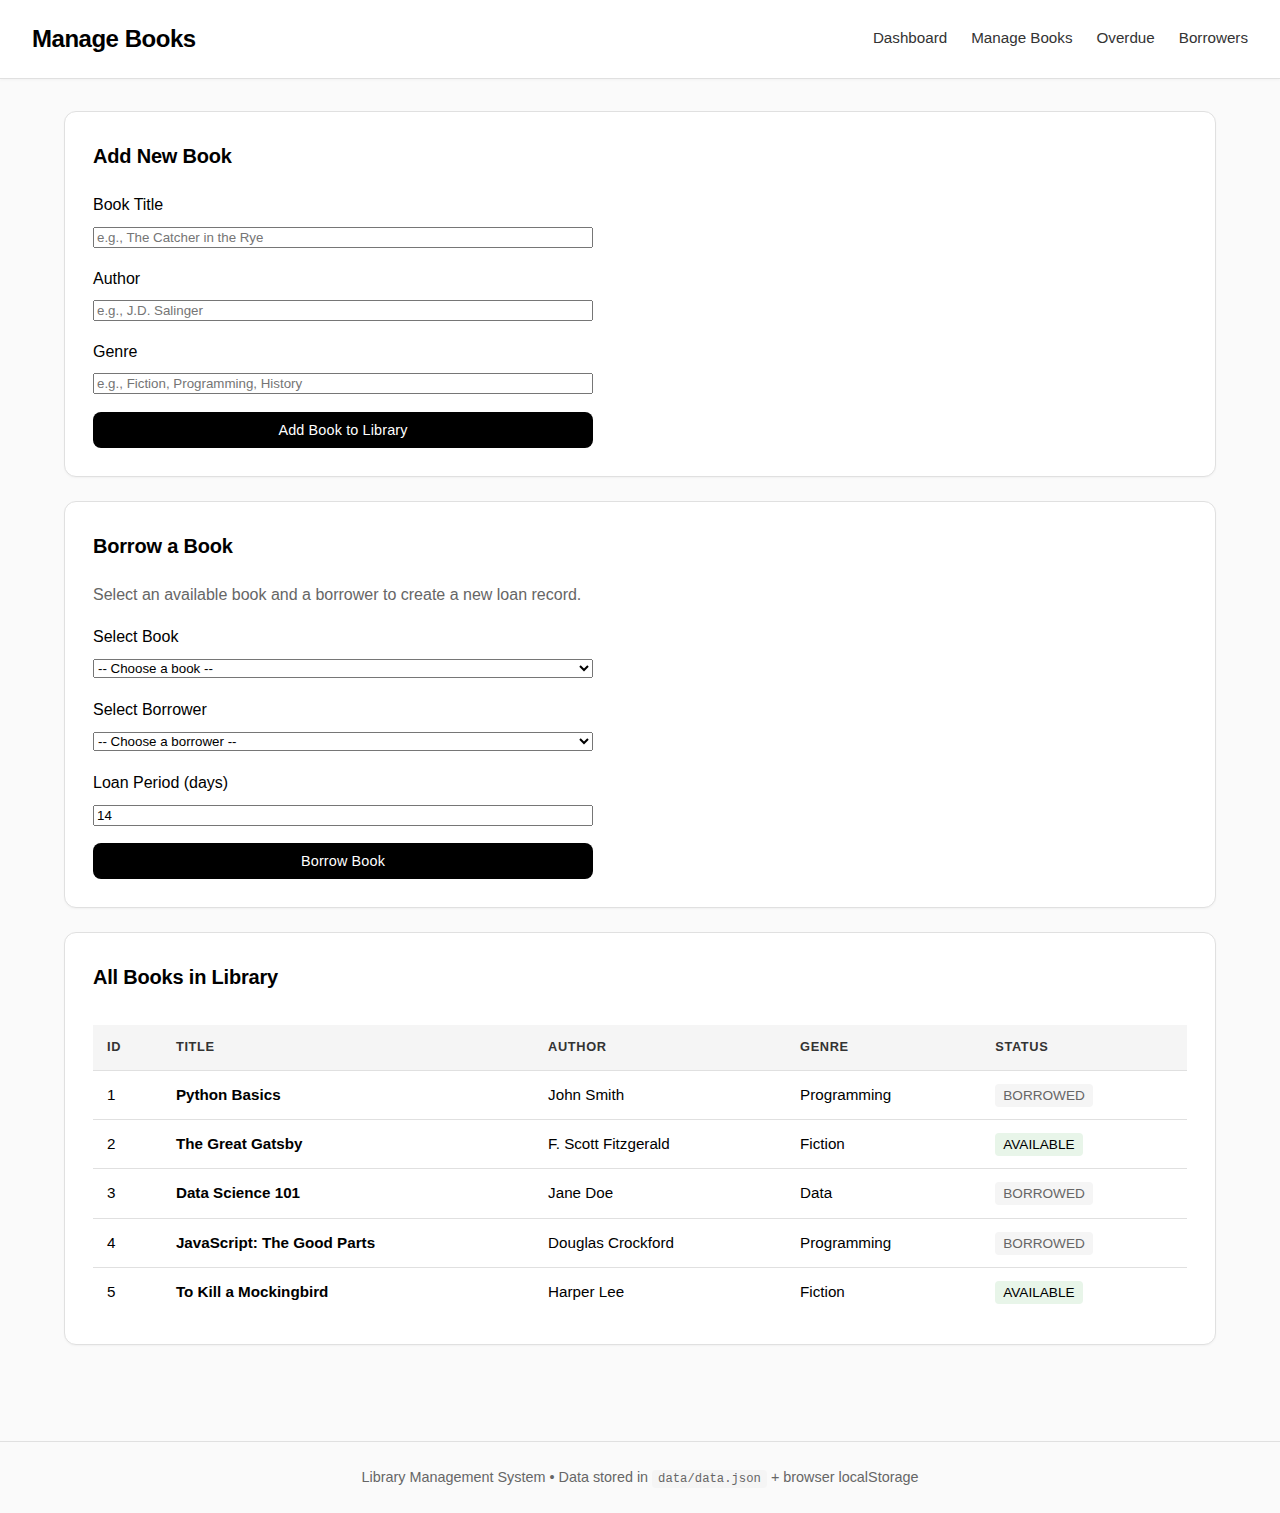
<file: LMA/books.html>
<!doctype html>
<html lang="en">
<head>
  <meta charset="utf-8" />
  <meta name="viewport" content="width=device-width,initial-scale=1" />
  <title>Manage Books | Library Management</title>
  <link rel="stylesheet" href="css/styles.css" />
</head>
<body>
  <header>
    <h1>Manage Books</h1>
    <nav>
      <a href="index.html">Dashboard</a>
      <a href="books.html">Manage Books</a>
      <a href="overdue.html">Overdue</a>
      <a href="borrowers.html">Borrowers</a>
    </nav>
  </header>

  <main>
    <!-- Add New Book -->
    <section class="panel">
      <h2>Add New Book</h2>
      <form id="addBookForm" onsubmit="handleAddBook(event)" style="display: grid; gap: 16px; max-width: 500px;">
        <div>
          <label for="bookTitle" style="display: block; margin-bottom: 6px; font-weight: 500;">Book Title</label>
          <input type="text" id="bookTitle" required placeholder="e.g., The Catcher in the Rye" style="width: 100%;" />
        </div>
        <div>
          <label for="bookAuthor" style="display: block; margin-bottom: 6px; font-weight: 500;">Author</label>
          <input type="text" id="bookAuthor" required placeholder="e.g., J.D. Salinger" style="width: 100%;" />
        </div>
        <div>
          <label for="bookGenre" style="display: block; margin-bottom: 6px; font-weight: 500;">Genre</label>
          <input type="text" id="bookGenre" required placeholder="e.g., Fiction, Programming, History" style="width: 100%;" />
        </div>
        <button type="submit">Add Book to Library</button>
      </form>
    </section>

    <!-- Borrow a Book -->
    <section class="panel">
      <h2>Borrow a Book</h2>
      <p style="color: #666; margin-bottom: 16px;">Select an available book and a borrower to create a new loan record.</p>
      
      <form id="borrowBookForm" onsubmit="handleBorrowBook(event)" style="display: grid; gap: 16px; max-width: 500px;">
        <div>
          <label for="selectBook" style="display: block; margin-bottom: 6px; font-weight: 500;">Select Book</label>
          <select id="selectBook" required style="width: 100%;">
            <option value="">-- Choose a book --</option>
          </select>
        </div>
        <div>
          <label for="selectBorrower" style="display: block; margin-bottom: 6px; font-weight: 500;">Select Borrower</label>
          <select id="selectBorrower" required style="width: 100%;">
            <option value="">-- Choose a borrower --</option>
          </select>
        </div>
        <div>
          <label for="loanDays" style="display: block; margin-bottom: 6px; font-weight: 500;">Loan Period (days)</label>
          <input type="number" id="loanDays" value="14" min="1" max="90" style="width: 100%;" />
        </div>
        <button type="submit">Borrow Book</button>
      </form>
    </section>

    <!-- All Books List -->
    <section class="panel">
      <h2>All Books in Library</h2>
      <div id="allBooksList"></div>
    </section>
  </main>

  <footer>
    <small>Library Management System • Data stored in <code>data/data.json</code> + browser localStorage</small>
  </footer>

  <script src="js/data.js"></script>
  <script src="js/storage.js"></script>
  <script src="js/main.js"></script>
  <script src="js/ui.js"></script>
  <script>
    // Handle Add Book Form
    function handleAddBook(event) {
      event.preventDefault();
      
      const title = document.getElementById('bookTitle').value;
      const author = document.getElementById('bookAuthor').value;
      const genre = document.getElementById('bookGenre').value;
      
      const newBook = addBook(title, author, genre);
      
      if (newBook) {
        alert(`✓ Book added successfully: "${newBook.title}"`);
        document.getElementById('addBookForm').reset();
        renderAllBooks();
        populateBorrowForm();
      }
    }

    // Handle Borrow Book Form
    function handleBorrowBook(event) {
      event.preventDefault();
      
      const bookId = parseInt(document.getElementById('selectBook').value);
      const borrowerId = parseInt(document.getElementById('selectBorrower').value);
      const loanDays = parseInt(document.getElementById('loanDays').value);
      
      const record = borrowBook(bookId, borrowerId, todayISO(), loanDays);
      
      if (record) {
        const book = window.LIB.books.find(b => b.id === bookId);
        const borrower = window.LIB.borrowers.find(b => b.id === borrowerId);
        alert(`✓ Book borrowed successfully!\n\n"${book.title}" by ${borrower.name}\nDue: ${record.due_date}`);
        document.getElementById('borrowBookForm').reset();
        document.getElementById('loanDays').value = 14;
        populateBorrowForm();
        renderAllBooks();
      }
    }

    // Populate borrow form dropdowns
    function populateBorrowForm() {
      const bookSelect = document.getElementById('selectBook');
      const borrowerSelect = document.getElementById('selectBorrower');
      
      // Get available books
      const availableBooks = getAvailableBooks();
      bookSelect.innerHTML = '<option value="">-- Choose a book --</option>' +
        availableBooks.map(b => `<option value="${b.id}">${b.title} by ${b.author}</option>`).join('');
      
      // Get all borrowers
      borrowerSelect.innerHTML = '<option value="">-- Choose a borrower --</option>' +
        window.LIB.borrowers.map(b => `<option value="${b.id}">${b.name}</option>`).join('');
    }

    // Render all books table
    function renderAllBooks() {
      const container = document.getElementById('allBooksList');
      if (!container) return;
      
      const borrowedBookIds = window.LIB.records
        .filter(r => r.return_date === null)
        .map(r => r.book_id);
      
      const rows = window.LIB.books.map(b => {
        const isBorrowed = borrowedBookIds.includes(b.id);
        const status = isBorrowed 
          ? '<span style="color: #666; background: #f5f5f5; padding: 4px 8px; border-radius: 4px; font-size: 0.85rem;">BORROWED</span>'
          : '<span style="color: #000; background: #e8f5e9; padding: 4px 8px; border-radius: 4px; font-size: 0.85rem;">AVAILABLE</span>';
        
        return `<tr>
          <td>${b.id}</td>
          <td><strong>${b.title}</strong></td>
          <td>${b.author}</td>
          <td>${b.genre}</td>
          <td>${status}</td>
        </tr>`;
      }).join('');
      
      container.innerHTML = `<div style="overflow-x: auto;">
        <table>
          <thead>
            <tr>
              <th>ID</th>
              <th>Title</th>
              <th>Author</th>
              <th>Genre</th>
              <th>Status</th>
            </tr>
          </thead>
          <tbody>${rows}</tbody>
        </table>
      </div>`;
    }

    // Initialize
    async function initBooksPage() {
      try {
        await loadData();
        populateBorrowForm();
        renderAllBooks();
      } catch (e) {
        console.error('Failed to load data', e);
        alert('Error loading library data. Please check the console.');
      }
    }

    document.addEventListener('DOMContentLoaded', initBooksPage);
  </script>
</body>
</html>
</file>
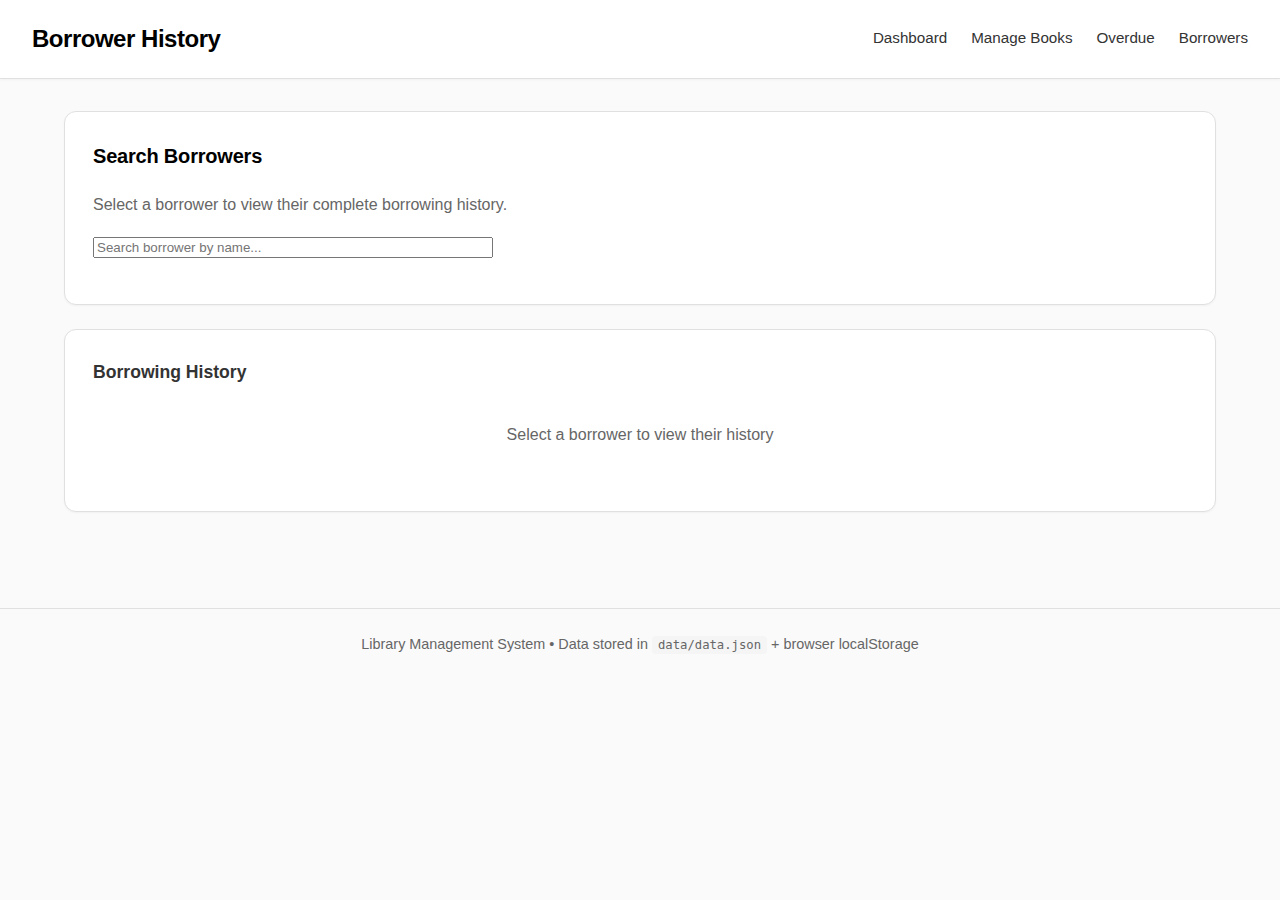
<file: LMA/borrowers.html>
<!doctype html>
<html lang="en">
<head>
  <meta charset="utf-8" />
  <meta name="viewport" content="width=device-width,initial-scale=1" />
  <title>Borrower History | Library Management</title>
  <link rel="stylesheet" href="css/styles.css" />
</head>
<body>
  <header>
    <h1>Borrower History</h1>
    <nav>
      <a href="index.html">Dashboard</a>
      <a href="books.html">Manage Books</a>
      <a href="overdue.html">Overdue</a>
      <a href="borrowers.html">Borrowers</a>
    </nav>
  </header>

  <main>
    <section class="panel">
      <h2>Search Borrowers</h2>
      <p style="color: #666; margin-bottom: 16px;">Select a borrower to view their complete borrowing history.</p>
      <div>
        <input id="borrowerSearch" placeholder="Search borrower by name..." style="width: 100%; max-width: 400px;" />
      </div>
      <div id="borrowerList" style="margin-top: 16px;"></div>
    </section>

    <section class="panel">
      <h3 style="margin-top: 0;">Borrowing History</h3>
      <div id="borrowerHistory">
        <p style="color: #666; text-align: center; padding: 20px;">Select a borrower to view their history</p>
      </div>
    </section>
  </main>

  <footer>
    <small>Library Management System • Data stored in <code>data/data.json</code> + browser localStorage</small>
  </footer>

  <script src="js/data.js"></script>
  <script src="js/storage.js"></script>
  <script src="js/main.js"></script>
  <script src="js/ui.js"></script>
  <script>
    // Initialize UI when page loads
    document.addEventListener('DOMContentLoaded', initUI);
  </script>
</body>
</html>
</file>
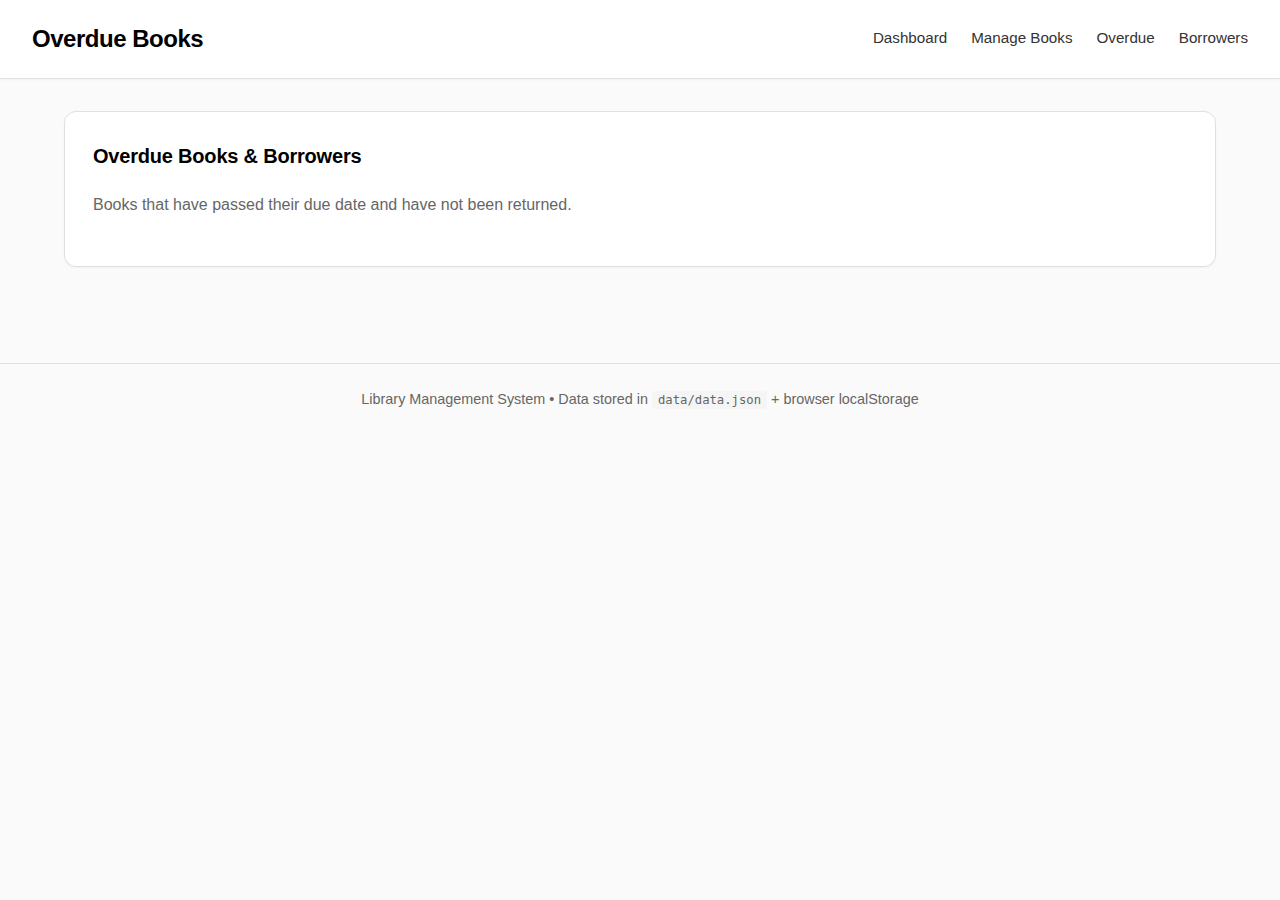
<file: LMA/overdue.html>
<!doctype html>
<html lang="en">
<head>
  <meta charset="utf-8" />
  <meta name="viewport" content="width=device-width,initial-scale=1" />
  <title>Overdue Books | Library Management</title>
  <link rel="stylesheet" href="css/styles.css" />
</head>
<body>
  <header>
    <h1>Overdue Books</h1>
    <nav>
      <a href="index.html">Dashboard</a>
      <a href="books.html">Manage Books</a>
      <a href="overdue.html">Overdue</a>
      <a href="borrowers.html">Borrowers</a>
    </nav>
  </header>

  <main>
    <section class="panel">
      <h2>Overdue Books & Borrowers</h2>
      <p style="color: #666; margin-bottom: 20px;">Books that have passed their due date and have not been returned.</p>
      <div id="overdueTable"></div>
    </section>
  </main>

  <footer>
    <small>Library Management System • Data stored in <code>data/data.json</code> + browser localStorage</small>
  </footer>

  <script src="js/data.js"></script>
  <script src="js/storage.js"></script>
  <script src="js/main.js"></script>
  <script src="js/ui.js"></script>
  <script>
    // Initialize UI when page loads
    document.addEventListener('DOMContentLoaded', initUI);
  </script>
</body>
</html>
</file>
<file: LMA/css/styles.css>
:root {
  --primary: #000;
  --secondary: #333;
  --muted: #666;
  --border: #e0e0e0;
  --bg: #fafafa;
  --card: #fff;
  --hover: #f5f5f5;
}

* {
  box-sizing: border-box;
  font-family: -apple-system, BlinkMacSystemFont, "Segoe UI", Roboto, "Helvetica Neue", Arial, sans-serif;
}

body {
  margin: 0;
  background: var(--bg);
  color: var(--primary);
  line-height: 1.6;
}

header {
  background: var(--card);
  padding: 20px 32px;
  display: flex;
  align-items: center;
  justify-content: space-between;
  border-bottom: 1px solid var(--border);
  box-shadow: 0 1px 3px rgba(0, 0, 0, 0.04);
}

header h1 {
  margin: 0;
  font-size: 1.5rem;
  font-weight: 600;
  letter-spacing: -0.02em;
}

nav {
  display: flex;
  gap: 24px;
}

nav a {
  color: var(--secondary);
  text-decoration: none;
  font-weight: 500;
  font-size: 0.95rem;
  transition: color 0.2s ease;
  padding: 4px 0;
  border-bottom: 2px solid transparent;
}

nav a:hover {
  color: var(--primary);
  border-bottom-color: var(--primary);
}

main {
  padding: 32px 24px;
  max-width: 1200px;
  margin: 0 auto;
}

.panel {
  background: var(--card);
  padding: 28px;
  border-radius: 12px;
  border: 1px solid var(--border);
  margin-bottom: 24px;
  box-shadow: 0 1px 2px rgba(0, 0, 0, 0.04);
}

.panel h2 {
  margin: 0 0 20px 0;
  font-size: 1.25rem;
  font-weight: 600;
  color: var(--primary);
  letter-spacing: -0.01em;
}

.panel h3 {
  margin: 24px 0 16px 0;
  font-size: 1.1rem;
  font-weight: 600;
  color: var(--secondary);
}

.controls {
  display: flex;
  gap: 12px;
  align-items: center;
  margin-bottom: 16px;
  flex-wrap: wrap;
}

.controls input,
.controls select {
  padding: 10px 14px;
  border: 1px solid var(--border);
  border-radius: 8px;
  font-size: 0.95rem;
  background: var(--card);
  color: var(--primary);
  transition: all 0.2s ease;
  outline: none;
}

.controls input:focus,
.controls select:focus {
  border-color: var(--primary);
  box-shadow: 0 0 0 3px rgba(0, 0, 0, 0.05);
}

.controls input::placeholder {
  color: var(--muted);
}

table {
  width: 100%;
  border-collapse: collapse;
  margin-top: 12px;
}

th,
td {
  padding: 12px 14px;
  text-align: left;
  border-bottom: 1px solid var(--border);
  font-size: 0.95rem;
}

th {
  font-weight: 600;
  color: var(--secondary);
  background: var(--hover);
  text-transform: uppercase;
  font-size: 0.8rem;
  letter-spacing: 0.05em;
}

tr:hover {
  background: var(--hover);
}

tr:last-child td {
  border-bottom: none;
}

button {
  background: var(--primary);
  color: var(--card);
  border: none;
  padding: 10px 18px;
  border-radius: 8px;
  cursor: pointer;
  font-weight: 500;
  font-size: 0.9rem;
  transition: all 0.2s ease;
  letter-spacing: 0.01em;
}

button:hover {
  background: var(--secondary);
  transform: translateY(-1px);
  box-shadow: 0 2px 4px rgba(0, 0, 0, 0.1);
}

button:active {
  transform: translateY(0);
}

small {
  color: var(--muted);
  font-size: 0.9rem;
}

code {
  background: var(--hover);
  padding: 2px 6px;
  border-radius: 4px;
  font-family: "SF Mono", Monaco, "Cascadia Code", monospace;
  font-size: 0.85em;
}

footer {
  text-align: center;
  padding: 24px;
  color: var(--muted);
  font-size: 0.9rem;
  border-top: 1px solid var(--border);
  margin-top: 40px;
}

/* Search results */
#searchResults ul,
#borrowerList {
  list-style: none;
  padding: 0;
  margin: 12px 0 0 0;
}

#searchResults li,
#borrowerList > div {
  padding: 10px 14px;
  border-radius: 6px;
  margin-bottom: 6px;
  transition: background 0.2s ease;
}

#searchResults li:hover,
#borrowerList > div:hover {
  background: var(--hover);
}

#borrowerList button {
  background: transparent;
  color: var(--primary);
  border: 1px solid var(--border);
  padding: 8px 16px;
  width: 100%;
  text-align: left;
  font-weight: 500;
}

#borrowerList button:hover {
  background: var(--primary);
  color: var(--card);
  border-color: var(--primary);
}

/* Chart styling */
canvas {
  max-width: 100%;
  height: auto !important;
}

/* Overdue emphasis */
strong[style*="color:#c0392b"] {
  color: var(--primary) !important;
  background: var(--hover);
  padding: 4px 8px;
  border-radius: 4px;
  font-weight: 600;
  font-size: 0.85rem;
}

/* Responsive */
@media (max-width: 768px) {
  header {
    flex-direction: column;
    gap: 16px;
    align-items: flex-start;
  }

  nav {
    width: 100%;
    gap: 16px;
  }

  main {
    padding: 20px 16px;
  }

  .panel {
    padding: 20px;
  }

  .controls {
    flex-direction: column;
    align-items: stretch;
  }

  .controls input,
  .controls select {
    width: 100%;
  }

  table {
    font-size: 0.85rem;
  }

  th,
  td {
    padding: 8px 10px;
  }
}
</file>
